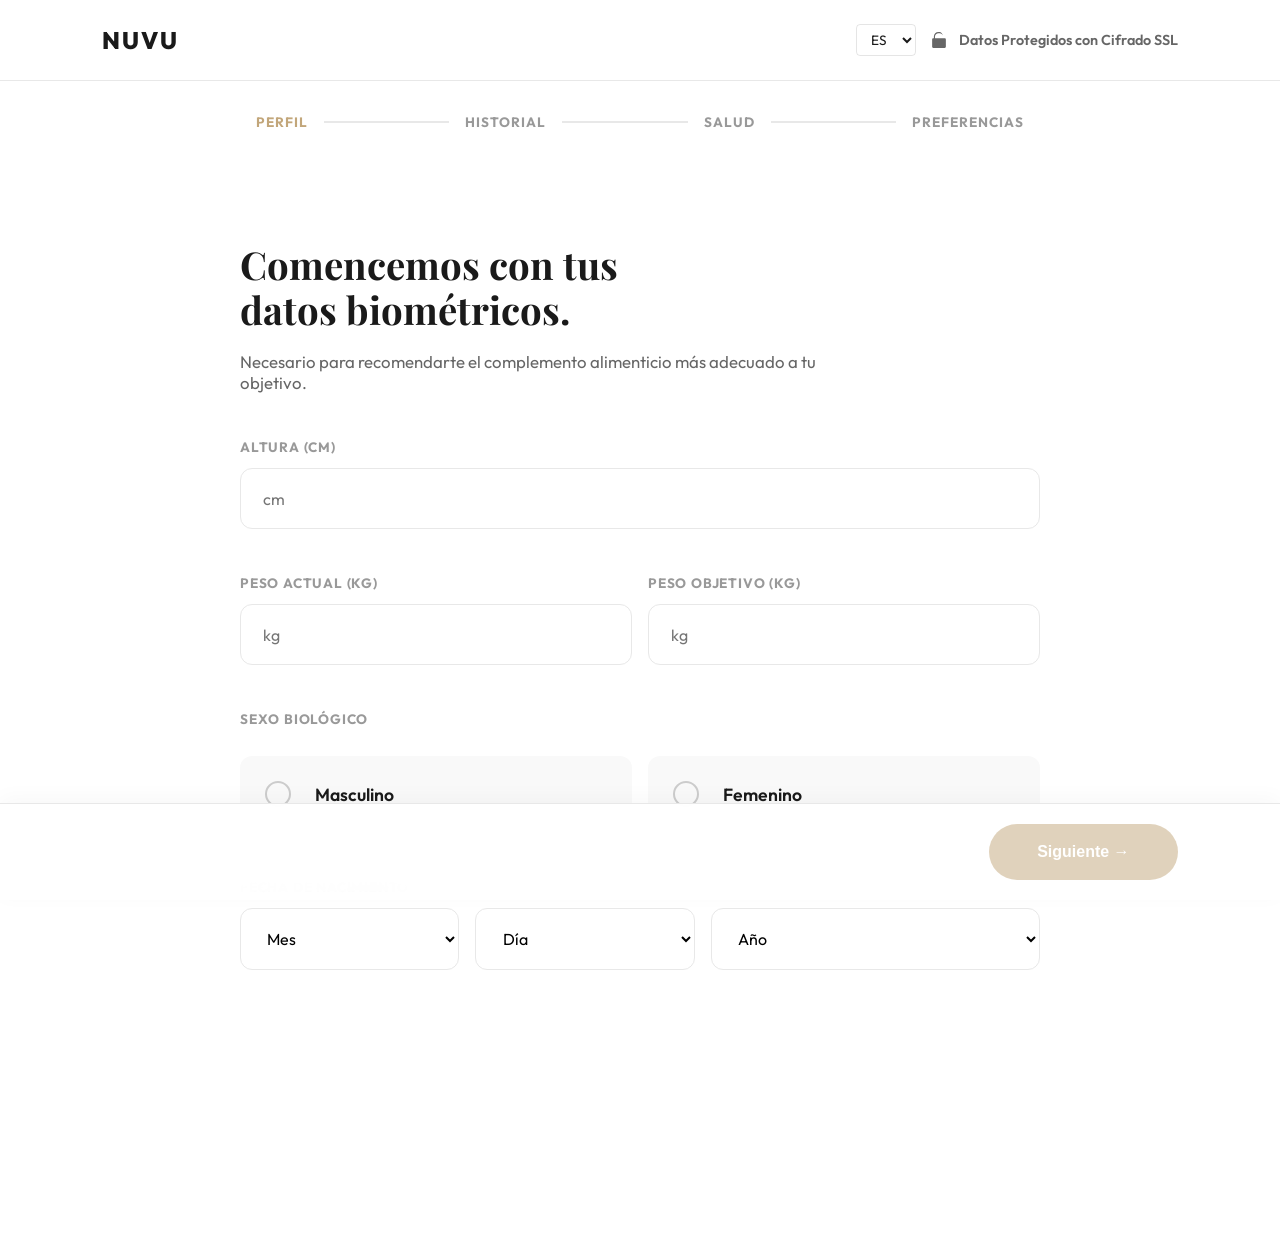
<file: assessment.html>
<!DOCTYPE html>
<html lang="es">
<head>
    <meta charset="UTF-8">
    <meta name="viewport" content="width=device-width, initial-scale=1.0">
    <title>Cuestionario de Bienestar - NUVU</title>
    <link rel="preconnect" href="https://fonts.googleapis.com">
    <link rel="preconnect" href="https://fonts.gstatic.com" crossorigin>
    <link href="https://fonts.googleapis.com/css2?family=Outfit:wght@200;400;600;800&family=Playfair+Display:ital,wght@0,400..900;1,400..900&display=swap" rel="stylesheet">
    <link rel="stylesheet" href="assessment.css">
</head>
<body class="assessment-layout">
    
    <header class="minimal-header">
        <a href="index.html" class="logo">NUVU</a>
        <div style="display: flex; align-items: center; gap: 1rem;">
            <select class="lang-selector custom-select" onchange="window.translatePage(this.value)" style="background: transparent; border: 1px solid rgba(0,0,0,0.1); color: inherit; padding: 0.3rem 0.6rem; border-radius: 4px; font-family: inherit; font-size: 0.85rem; cursor: pointer; outline: none;">
                <option value="es" style="color:#000;">ES</option>
                <option value="en" style="color:#000;">EN</option>
                <option value="fr" style="color:#000;">FR</option>
                <option value="de" style="color:#000;">DE</option>
                <option value="lb" style="color:#000;">LB</option>
            </select>
            <div class="secure-badge">
                <svg width="14" height="16" viewBox="0 0 12 14" fill="none" style="margin-right: 5px;">
                    <path d="M10.5 5.5H11C11.5523 5.5 12 5.94772 12 6.5V13C12 13.5523 11.5523 14 11 14H1C0.447715 14 0 13.5523 0 13V6.5C0 5.94772 0.447715 5.5 1 5.5H1.5V4C1.5 1.79086 3.29086 0 5.5 0h1C7.70914 0 9.5 1.79086 9.5 4V5.5H10.5ZM2.5 5.5H9.5V4C9.5 2.34315 8.15685 1 6.5 1h-1C3.84315 1 2.5 2.34315 2.5 4V5.5Z" fill="currentColor"/>
                </svg>
                Datos Protegidos con Cifrado SSL
            </div>
        </div>
    </header>

    <!-- Barra de Fases (Medvi Style) -->
    <div class="phase-progress-wrapper">
        <div class="phase-steps">
            <span class="phase-step active" id="stepIndicator-1">Perfil</span>
            <span class="phase-step" id="stepIndicator-2">Historial</span>
            <span class="phase-step" id="stepIndicator-3">Salud</span>
            <span class="phase-step" id="stepIndicator-4">Preferencias</span>
        </div>
    </div>

    <main class="assessment-main">
        
        <!-- STEP 1: BIOMETRICS (START) -->
        <section class="step-card active" id="step-1">
            <div class="question-group">
                <h1 class="question-title">Comencemos con tus <br>datos biométricos.</h1>
                <p class="question-subtitle">Necesario para recomendarte el complemento alimenticio más adecuado a tu objetivo.</p>
                
                <div class="form-container" style="display: grid; gap: 2rem;">
                    <div style="display: grid; grid-template-columns: 1fr; gap: 1rem;">
                        <div>
                            <p class="input-label">Altura (cm)</p>
                            <input type="number" name="height_cm" class="clinical-input" placeholder="cm">
                        </div>
                    </div>

                    <div style="display: grid; grid-template-columns: 1fr 1fr; gap: 1rem;">
                        <div>
                            <p class="input-label">Peso Actual (kg)</p>
                            <input type="number" name="weight_kg" class="clinical-input" placeholder="kg">
                        </div>
                        <div>
                            <p class="input-label">Peso Objetivo (kg)</p>
                            <input type="number" name="target_weight_kg" class="clinical-input" placeholder="kg">
                        </div>
                    </div>

                    <div class="options-list">
                        <p class="input-label">Sexo Biológico</p>
                        <div style="display: flex; gap: 1rem;">
                            <label class="option-panel" style="flex: 1;">
                                <input type="radio" name="gender" value="male">
                                <div class="indicator"></div>
                                <span class="option-label">Masculino</span>
                            </label>
                            <label class="option-panel" style="flex: 1;">
                                <input type="radio" name="gender" value="female">
                                <div class="indicator"></div>
                                <span class="option-label">Femenino</span>
                            </label>
                        </div>
                    </div>

                    <div>
                        <p class="input-label">Fecha de Nacimiento</p>
                        <div style="display: grid; grid-template-columns: 1fr 1fr 1.5fr; gap: 1rem;">
                            <select name="dob_month" id="dob_month" class="clinical-input">
                                <option value="">Mes</option>
                            </select>
                            <select name="dob_day" id="dob_day" class="clinical-input">
                                <option value="">Día</option>
                            </select>
                            <select name="dob_year" id="dob_year" class="clinical-input">
                                <option value="">Año</option>
                            </select>
                        </div>
                    </div>
                </div>
            </div>
        </section>

        <!-- STEP 2: HEALTH QUESTIONS (CHECKBOXES) -->
        <section class="step-card" id="step-2">
            <div class="question-group">
                <h1 class="question-title">Información de <br>Salud General.</h1>
                <p class="question-subtitle">Ayuda a nuestro equipo a orientarte hacia los complementos más seguros para ti. Si tienes alguna condición de salud, consulta siempre con tu médico.</p>
                
                <div class="options-list">
                    <label class="option-panel checkbox">
                        <input type="checkbox" name="hcondition" value="cancer">
                        <div class="indicator" style="border-radius: 4px;"></div>
                        <span class="option-label">Historial de Cáncer (Tiroides/otros)</span>
                    </label>
                    <label class="option-panel checkbox">
                        <input type="checkbox" name="hcondition" value="heart">
                        <div class="indicator" style="border-radius: 4px;"></div>
                        <span class="option-label">Enfermedad Cardíaca o Arritmias</span>
                    </label>
                    <label class="option-panel checkbox">
                        <input type="checkbox" name="hcondition" value="diabetes">
                        <div class="indicator" style="border-radius: 4px;"></div>
                        <span class="option-label">Diabetes Tipo 1 o Tipo 2</span>
                    </label>
                    <label class="option-panel checkbox">
                        <input type="checkbox" name="hcondition" value="pancreatitis">
                        <div class="indicator" style="border-radius: 4px;"></div>
                        <span class="option-label">Historial de Pancreatitis</span>
                    </label>
                    <label class="option-panel checkbox none-option">
                        <input type="checkbox" name="hcondition" value="none">
                        <div class="indicator" style="border-radius: 4px;"></div>
                        <span class="option-label">Ninguna de las anteriores</span>
                    </label>
                </div>
            </div>
        </section>

        <!-- STEP 3: VITALS & MEDS -->
        <section class="step-card" id="step-3">
            <div class="question-group">
                <h1 class="question-title">Sobre tu <br>Bienestar General.</h1>
                <p class="question-subtitle">Esta información nos permite orientarte con más precisión. NUVU no realiza diagnósticos médicos.</p>
                
                <div class="options-list">
                    <p class="input-label">¿Cómo consideras tu tensión arterial habitualmente?</p>
                    <label class="option-panel">
                        <input type="radio" name="bp" value="normal">
                        <div class="indicator"></div>
                        <span class="option-label">Normal (según mi última revisión)</span>
                    </label>
                    <label class="option-panel">
                        <input type="radio" name="bp" value="elevated">
                        <div class="indicator"></div>
                        <span class="option-label">Me han comentado que es alta</span>
                    </label>
                    <label class="option-panel">
                        <input type="radio" name="bp" value="unknown">
                        <div class="indicator"></div>
                        <span class="option-label">No lo sé / No me la han medido</span>
                    </label>
                </div>

                <div class="options-list" style="margin-top:2rem">
                    <p class="input-label">¿Su ritmo cardíaco de manera habitual se siente?</p>
                    <label class="option-panel">
                        <input type="radio" name="hr" value="normal">
                        <div class="indicator"></div>
                        <span class="option-label">Normal, sin alteraciones perceptibles</span>
                    </label>
                    <label class="option-panel">
                        <input type="radio" name="hr" value="irregular">
                        <div class="indicator"></div>
                        <span class="option-label">Noto palpitaciones o irregularidades</span>
                    </label>
                </div>

                <div class="options-list" style="margin-top:2rem">
                    <p class="input-label">¿Estas tomando actualmente algún medicamento de prescripción?</p>
                    <p style="font-size: 0.82rem; color: #999; margin-bottom: 1rem;">Esta información es orientativa. Consulta siempre con tu facultativo si tienes dudas sobre interacciones.</p>
                    <div style="display: flex; gap: 1rem;">
                        <label class="option-panel" style="flex:1">
                            <input type="radio" name="meds" value="yes">
                            <div class="indicator"></div>
                            <span class="option-label">Sí</span>
                        </label>
                        <label class="option-panel" style="flex:1">
                            <input type="radio" name="meds" value="no">
                            <div class="indicator"></div>
                            <span class="option-label">No</span>
                        </label>
                    </div>
                </div>
            </div>
        </section>

        <!-- STEP 4: INTERMEDIATE (PACE & HOOK) -->
        <section class="step-card" id="step-4">
            <div class="engagement-hook">
                <h1 class="question-title">Tu ritmo de <br>transformación.</h1>
                <p class="question-subtitle">Basado en tu perfil, podrías perder aprox. 1.2 - 2 kg por semana.</p>
                
                <div class="options-list">
                    <label class="option-panel">
                        <input type="radio" name="pace" value="good">
                        <div class="indicator"></div>
                        <span class="option-label">Ese ritmo es perfecto para mí</span>
                    </label>
                    <label class="option-panel">
                        <input type="radio" name="pace" value="fast">
                        <div class="indicator"></div>
                        <span class="option-label">Deseo un ritmo más acelerado</span>
                    </label>
                </div>

                <div class="hook-stats" style="margin-top: 3rem; background: #fdfdfd; border: 1px solid #eee; padding: 2rem; border-radius: 12px;">
                    <div style="display: flex; justify-content: space-between; align-items: center; margin-bottom: 1rem;">
                        <span style="color:#888;">IMC Calculado:</span>
                        <strong id="display-bmi" style="font-size: 1.5rem;">--</strong>
                    </div>
                    <div style="display: flex; justify-content: space-between; align-items: center; margin-bottom: 1rem;">
                        <span style="color:#888;">Peso Actual vs Objetivo:</span>
                        <p style="font-size: 1.1rem; font-weight: 600; margin: 0;"><span id="display-weight">--</span> kg → <span id="display-target">--</span> kg</p>
                    </div>
                     <p style="font-size: 1.1rem; line-height: 1.6; margin: 0;">Basado en tu perfil, nuestro equipo puede orientarte hacia los complementos más adecuados para tu objetivo.</p>
                </div>
            </div>
        </section>

        <!-- STEP 5: PREFERENCES (CUSTOMIZATION) -->
        <section class="step-card" id="step-5">
            <div class="question-group">
                <h1 class="question-title">Tus <br>Preferencias.</h1>
                <p class="question-subtitle">Personaliza tu plan de bienestar.</p>
                
                <div class="options-list">
                    <p class="input-label">¿Qué priorizas en tu plan?</p>
                    <label class="option-panel">
                        <input type="radio" name="priority" value="potency">
                        <div class="indicator"></div>
                        <div>
                            <span class="option-label">Mayor Concentración de Nutrientes</span>
                            <span class="option-desc">Fórmulas con dosis más altas de ingredientes activos.</span>
                        </div>
                    </label>
                    <label class="option-panel">
                        <input type="radio" name="priority" value="price">
                        <div class="indicator"></div>
                        <div>
                            <span class="option-label">Mejor Relación Calidad/Precio</span>
                            <span class="option-desc">Plan optimizado para un uso continuado y sostenible.</span>
                        </div>
                    </label>
                </div>

                <div class="options-list" style="margin-top:2rem">
                    <p class="input-label">Formato preferido</p>
                    <label class="option-panel">
                        <input type="radio" name="delivery" value="capsule">
                        <div class="indicator"></div>
                        <span class="option-label">Cápsulas (Uso oral diario)</span>
                    </label>
                    <label class="option-panel">
                        <input type="radio" name="delivery" value="powder">
                        <div class="indicator"></div>
                        <span class="option-label">Polvo soluble (batido o bebida)</span>
                    </label>
                </div>
            </div>
        </section>

        <!-- STEP 6: LEAD CAPTURE -->
        <section class="step-card" id="step-6">
            <div class="question-group">
                <h1 class="question-title">Tus datos de <br>contacto.</h1>
                <p class="question-subtitle">Para enviarte tu selección personalizada de complementos.</p>
                
                <div class="form-container" style="display: grid; gap: 1.5rem;">
                    <div style="display: grid; grid-template-columns: 1fr 1fr; gap: 1rem;">
                        <input type="text" name="first_name" class="clinical-input" placeholder="Nombre">
                        <input type="text" name="last_name" class="clinical-input" placeholder="Apellido">
                    </div>
                    <select name="state" class="clinical-input">
                        <option value="">Estado de Envío...</option>
                        <option value="TX">Texas</option>
                        <option value="FL">Florida</option>
                        <option value="CA">California</option>
                    </select>
                    <input type="email" name="email" class="clinical-input" placeholder="email@ejemplo.com">
                    <input type="tel" name="phone" class="clinical-input" placeholder="Teléfono de contacto">
                </div>
            </div>
        </section>

        <!-- STEP LOADING (ANALYSING) -->
        <section class="step-card" id="step-loading">
            <div class="loading-overlay">
                <div class="spinner"></div>
                <h1 class="question-title" style="text-align: center;">Buscando tu recomendación...</h1>
                <p style="color: #666;">Preparando tu selección personalizada de complementos NUVU.</p>
            </div>
        </section>

        <!-- STEP 7: RESULTS & PRICING -->
        <section class="step-card" id="step-result">
            <div class="result-card">
                <span class="result-badge">Perfil Completado ✓</span>
                <h1 class="question-title" style="text-align: center;">Tu selección <br>personalizada está lista.</h1>
                
                <div class="prescription-summary">
                    <p style="font-weight: 700; color: var(--medvi-gold); letter-spacing: 2px; text-transform: uppercase; font-size: 0.8rem; margin-bottom: 1rem;">Complemento Alimenticio Recomendado</p>
                    <h2 id="rxTitle" style="font-family: var(--font-serif); font-size: 2.2rem; margin-bottom: 1rem;">Thermo Matrix</h2>
                    <p id="rxDesc" style="font-size: 1.1rem; color: #555; line-height: 1.6;">Basado en tus respuestas, este complemento alimenticio podría ser el más adecuado para tu objetivo de bienestar. Consulta con un profesional de la salud antes de iniciar cualquier suplementación.</p>
                    
                    <div style="margin-top: 2rem; border-top: 1px solid #eee; padding-top: 2rem;">
                        <p style="font-size: 0.9rem; color: #888;">Precio orientativo desde</p>
                        <h3 style="font-size: 2.5rem; margin: 0.5rem 0;">$179<span style="font-size: 1rem; color: #aaa;">/mes</span></h3>
                    </div>
                </div>

                <div style="margin-top: 2rem;">
                    <button class="btn-next" style="width: 100%; justify-content: center;" onclick="window.location.href='index.html'">Ver todos los complementos</button>
                    <p style="font-size: 0.85rem; color: #999; margin-top: 1.5rem;">Complemento alimenticio. No sustituye a una dieta equilibrada. Consulta con tu médico ante cualquier duda.</p>
                </div>
            </div>
        </section>

    </main>

    <!-- Footer de Navegación -->
    <footer class="assessment-footer" id="navFooter">
        <button class="btn-back" id="btnBack" style="visibility: hidden;" onclick="handleBack()">← Volver</button>
        <button class="btn-next" id="btnNext" disabled onclick="handleNext()">Siguiente →</button>
    </footer>

    <script src="assessment.js"></script>
</body>
</html>
</file>
<file: assessment.css>
/* assessment.css - REFINED TO MATCH MEDVI LUXURY CLINICAL STYLE */

:root {
    --medvi-gold: #c2a67a;
    --medvi-dark: #1a1a1a;
    --medvi-gray-bg: #f9f9f9;
    --medvi-border: #e8e8e8;
    --font-serif: 'Playfair Display', serif;
    --font-sans: 'Outfit', sans-serif;
}

body.assessment-layout {
    background-color: #ffffff;
    font-family: var(--font-sans);
    color: var(--medvi-dark);
    margin: 0;
    padding: 0;
}

/* Header */
.minimal-header {
    display: flex;
    justify-content: space-between;
    align-items: center;
    padding: 1.5rem 8%;
    background-color: #fff;
    border-bottom: 1px solid var(--medvi-border);
    position: sticky;
    top: 0;
    z-index: 1000;
}

.logo {
    font-size: 1.5rem;
    font-weight: 800;
    letter-spacing: 2px;
    text-decoration: none;
    color: var(--medvi-dark);
}

.secure-badge {
    display: flex;
    align-items: center;
    gap: 0.5rem;
    font-size: 0.9rem;
    font-weight: 600;
    color: #666;
}

/* Multi-phase Progress Bar */
.phase-progress-wrapper {
    max-width: 800px;
    margin: 2rem auto;
    padding: 0 5%;
}

.phase-steps {
    display: flex;
    justify-content: space-between;
    position: relative;
    margin-bottom: 1rem;
}

.phase-steps::before {
    content: '';
    position: absolute;
    top: 50%;
    left: 0;
    width: 100%;
    height: 2px;
    background: var(--medvi-border);
    z-index: 1;
    transform: translateY(-50%);
}

.phase-step {
    position: relative;
    z-index: 2;
    background: #fff;
    padding: 0 1rem;
    font-size: 0.85rem;
    font-weight: 700;
    text-transform: uppercase;
    letter-spacing: 1px;
    color: #999;
    transition: color 0.3s;
}

.phase-step.active {
    color: var(--medvi-gold);
}

.phase-step.completed {
    color: var(--medvi-dark);
}

/* Main Content Area */
.assessment-main {
    max-width: 800px;
    margin: 0 auto;
    padding: 3rem 5% 12rem; /* Increased bottom padding to clear footer absolutely */
}

.step-card {
    display: none;
    width: 100%;
    margin: 0 auto;
    padding-bottom: 2rem;
    animation: slideUpFade 0.6s cubic-bezier(0.16, 1, 0.3, 1);
}

.step-card.active {
    display: block;
}

@keyframes slideUpFade {
    from { opacity: 0; transform: translateY(15px); }
    to { opacity: 1; transform: translateY(0); }
}

/* Question Styling */
.question-group {
    margin-bottom: 3.5rem;
}

.question-title {
    font-family: var(--font-serif);
    font-size: clamp(1.8rem, 5vw, 2.4rem); /* Responsive font size */
    line-height: 1.15;
    margin-bottom: 1.25rem;
    text-align: left;
    color: var(--medvi-dark);
}

.question-subtitle {
    font-size: 1.05rem;
    color: #666;
    margin-bottom: 2rem;
    text-align: left;
    max-width: 600px;
}

/* Options Lists (Stacked Panels) */
.options-list {
    display: flex;
    flex-direction: column;
    gap: 1rem;
}

.option-panel {
    display: flex;
    align-items: center;
    padding: 1.5rem;
    background: var(--medvi-gray-bg);
    border: 1.5px solid transparent;
    border-radius: 12px;
    cursor: pointer;
    transition: all 0.2s ease;
    position: relative;
}

.option-panel:hover {
    background: #f0f0f0;
}

.option-panel input {
    position: absolute;
    opacity: 0;
}

/* Custom Radio/Check Indicator */
.indicator {
    width: 22px;
    height: 22px;
    border: 2px solid #ccc;
    border-radius: 50%;
    margin-right: 1.5rem;
    display: flex;
    align-items: center;
    justify-content: center;
    transition: all 0.2s;
    flex-shrink: 0;
}

.option-panel input:checked + .indicator {
    border-color: var(--medvi-gold);
    background: var(--medvi-gold);
}

.option-panel input:checked + .indicator::after {
    content: '';
    width: 8px;
    height: 8px;
    background: #fff;
    border-radius: 50%;
}

.option-panel.selected {
    border-color: var(--medvi-gold);
    background: #fff;
    box-shadow: 0 8px 20px rgba(0,0,0,0.04);
}

.option-label {
    font-size: 1.1rem;
    font-weight: 600;
}

.option-desc {
    display: block;
    font-size: 0.9rem;
    color: #666;
    font-weight: 400;
    margin-top: 0.25rem;
}

.clinical-input {
    width: 100%;
    padding: 1.2rem 1.4rem;
    font-size: 1rem;
    border: 1.5px solid var(--medvi-border);
    border-radius: 12px;
    background: #fff;
    outline: none;
    transition: all 0.2s;
    font-family: inherit;
    box-sizing: border-box;
}

.clinical-input:focus {
    border-color: var(--medvi-gold);
    box-shadow: 0 0 0 4px rgba(194, 166, 122, 0.1);
}

.input-label {
    font-weight: 700;
    font-size: 0.85rem;
    text-transform: uppercase;
    color: #999;
    margin-bottom: 0.75rem;
    letter-spacing: 0.8px;
    display: block;
}

/* Action Footer */
.assessment-footer {
    position: fixed;
    bottom: 0;
    left: 0;
    width: 100%;
    background: rgba(255, 255, 255, 0.95);
    backdrop-filter: blur(10px);
    padding: 1.25rem 8%;
    border-top: 1px solid var(--medvi-border);
    display: flex;
    justify-content: space-between;
    align-items: center;
    z-index: 1000;
    box-shadow: 0 -5px 20px rgba(0,0,0,0.03);
    box-sizing: border-box;
}

@media (max-width: 600px) {
    .assessment-footer {
        padding: 1rem 5%;
    }
    
    .btn-next {
        padding: 1rem 2rem;
        font-size: 0.95rem;
    }
}

.btn-next {
    background: var(--medvi-gold);
    color: #fff;
    border: none;
    padding: 1.2rem 3rem;
    font-size: 1rem;
    font-weight: 700;
    border-radius: 50px;
    cursor: pointer;
    display: flex;
    align-items: center;
    gap: 0.75rem;
    transition: transform 0.2s, background 0.2s;
}

.btn-next:hover {
    background: #b1956a;
    transform: translateY(-2px);
}

.btn-next:disabled {
    opacity: 0.5;
    cursor: not-allowed;
    transform: none;
}

.btn-back {
    background: transparent;
    border: none;
    color: #999;
    font-weight: 600;
    cursor: pointer;
    font-size: 1rem;
}

/* Loading state */
.loading-overlay {
    text-align: center;
    padding: 5rem 0;
}

.spinner {
    width: 60px;
    height: 60px;
    border: 3px solid #eee;
    border-top: 3px solid var(--medvi-gold);
    border-radius: 50%;
    animation: spin 1s linear infinite;
    margin: 0 auto 2rem;
}

@keyframes spin { 100% { transform: rotate(360deg); } }

/* Results */
.result-card {
    text-align: center;
}

.result-badge {
    background: #e8f5e9;
    color: #2e7d32;
    padding: 0.5rem 1.5rem;
    border-radius: 50px;
    font-weight: 700;
    font-size: 0.9rem;
    margin-bottom: 1.5rem;
    display: inline-block;
}

.prescription-summary {
    background: var(--medvi-gray-bg);
    padding: 3rem;
    border-radius: 20px;
    margin: 2rem 0;
    border: 1px solid var(--medvi-border);
}
</file>
